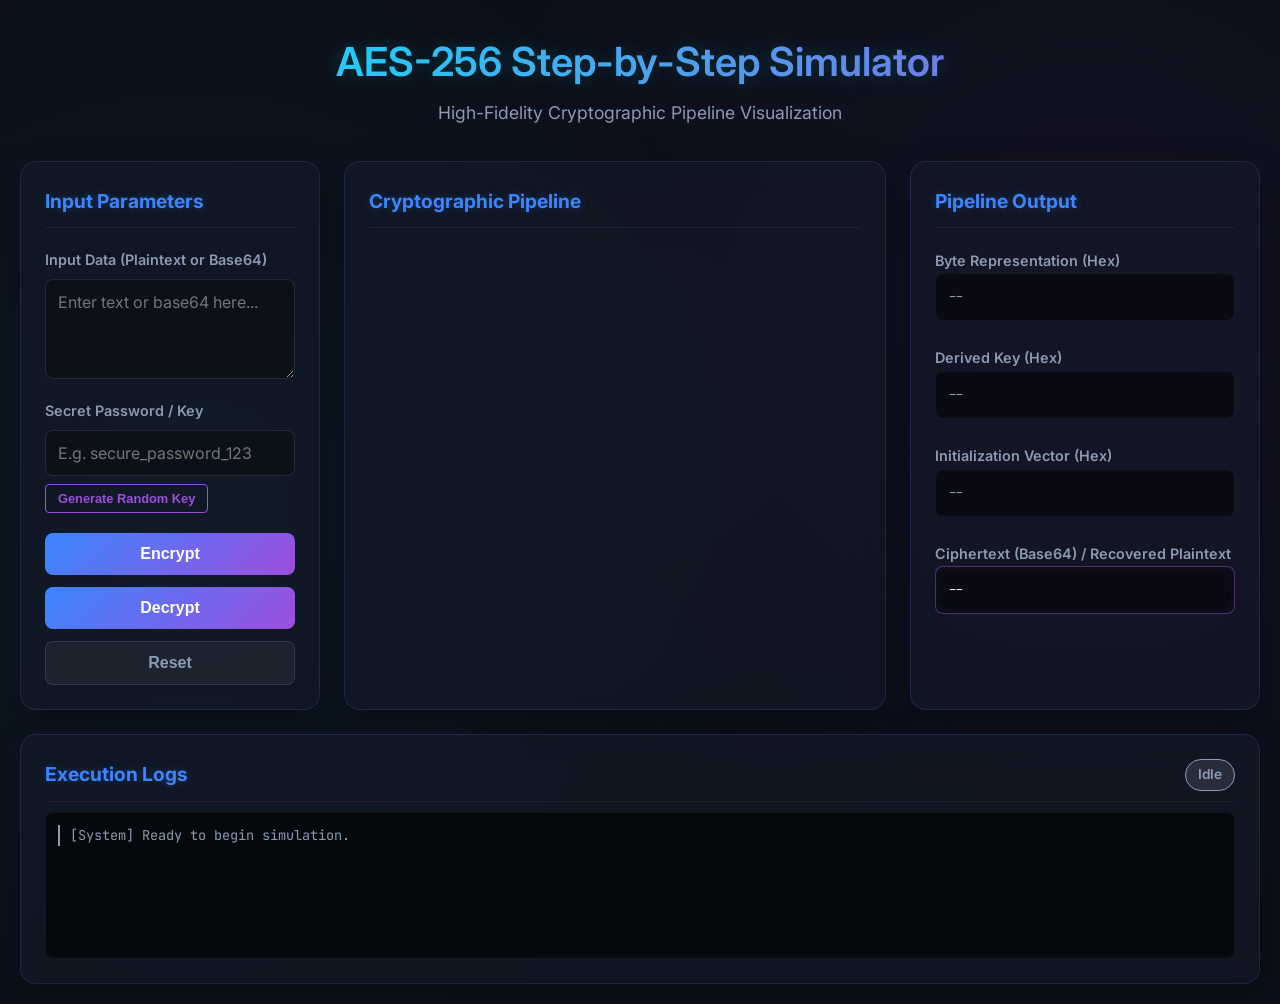
<file: MICRO-1/MICRO-AES/index.html>
<!DOCTYPE html>
<html lang="en">
<head>
    <meta charset="UTF-8">
    <meta name="viewport" content="width=device-width, initial-scale=1.0">
    <title>AES Quantum-Safe Simulator</title>
    <link rel="stylesheet" href="style.css">
    <link href="https://fonts.googleapis.com/css2?family=Inter:wght@300;400;600&family=JetBrains+Mono:wght@400;700&display=swap" rel="stylesheet">
</head>
<body>
    <div class="app-container">
        <header>
            <h1>AES-256 Step-by-Step Simulator</h1>
            <p class="subtitle">High-Fidelity Cryptographic Pipeline Visualization</p>
        </header>

        <main class="dashboard">
            <!-- Left Panel: Input -->
            <section class="panel left-panel glass-card">
                <h2>Input Parameters</h2>

                <div class="input-group">
                    <label id="input-label" for="data-input">Input Data (Plaintext or Base64)</label>
                    <textarea id="data-input" placeholder="Enter text or base64 here..."></textarea>
                </div>

                <div class="input-group">
                    <label for="password-input">Secret Password / Key</label>
                    <input type="password" id="password-input" placeholder="E.g. secure_password_123">
                    <button class="small-btn" id="generate-key-btn">Generate Random Key</button>
                </div>

                <div class="action-buttons">
                    <button class="primary-btn glow" id="encrypt-btn">Encrypt</button>
                    <button class="primary-btn glow" id="decrypt-btn">Decrypt</button>
                    <button class="secondary-btn" id="reset-btn">Reset</button>
                </div>
            </section>

            <!-- Center Panel: Process Flow -->
            <section class="panel center-panel glass-card">
                <h2>Cryptographic Pipeline</h2>
                <div class="pipeline" id="pipeline-container">
                    <!-- Steps will be injected dynamically -->
                </div>
            </section>

            <!-- Right Panel: Output -->
            <section class="panel right-panel glass-card">
                <h2>Pipeline Output</h2>
                
                <div class="output-group">
                    <label>Byte Representation (Hex)</label>
                    <div class="data-display" id="out-bytes">--</div>
                </div>

                <div class="output-group">
                    <label>Derived Key (Hex)</label>
                    <div class="data-display" id="out-key">--</div>
                </div>

                <div class="output-group">
                    <label>Initialization Vector (Hex)</label>
                    <div class="data-display" id="out-iv">--</div>
                </div>

                <div class="output-group">
                    <label>Ciphertext (Base64) / Recovered Plaintext</label>
                    <div class="data-display highlight-display" id="out-final">--</div>
                </div>
            </section>
        </main>

        <!-- Bottom Panel: Logs -->
        <footer class="panel bottom-panel glass-card">
            <div class="log-header">
                <h2>Execution Logs</h2>
                <span class="status-indicator" id="global-status">Idle</span>
            </div>
            <div class="log-console" id="log-console">
                <div class="log-entry system">[System] Ready to begin simulation.</div>
            </div>
        </footer>
    </div>
    
    <script src="script.js"></script>
</body>
</html>
</file>
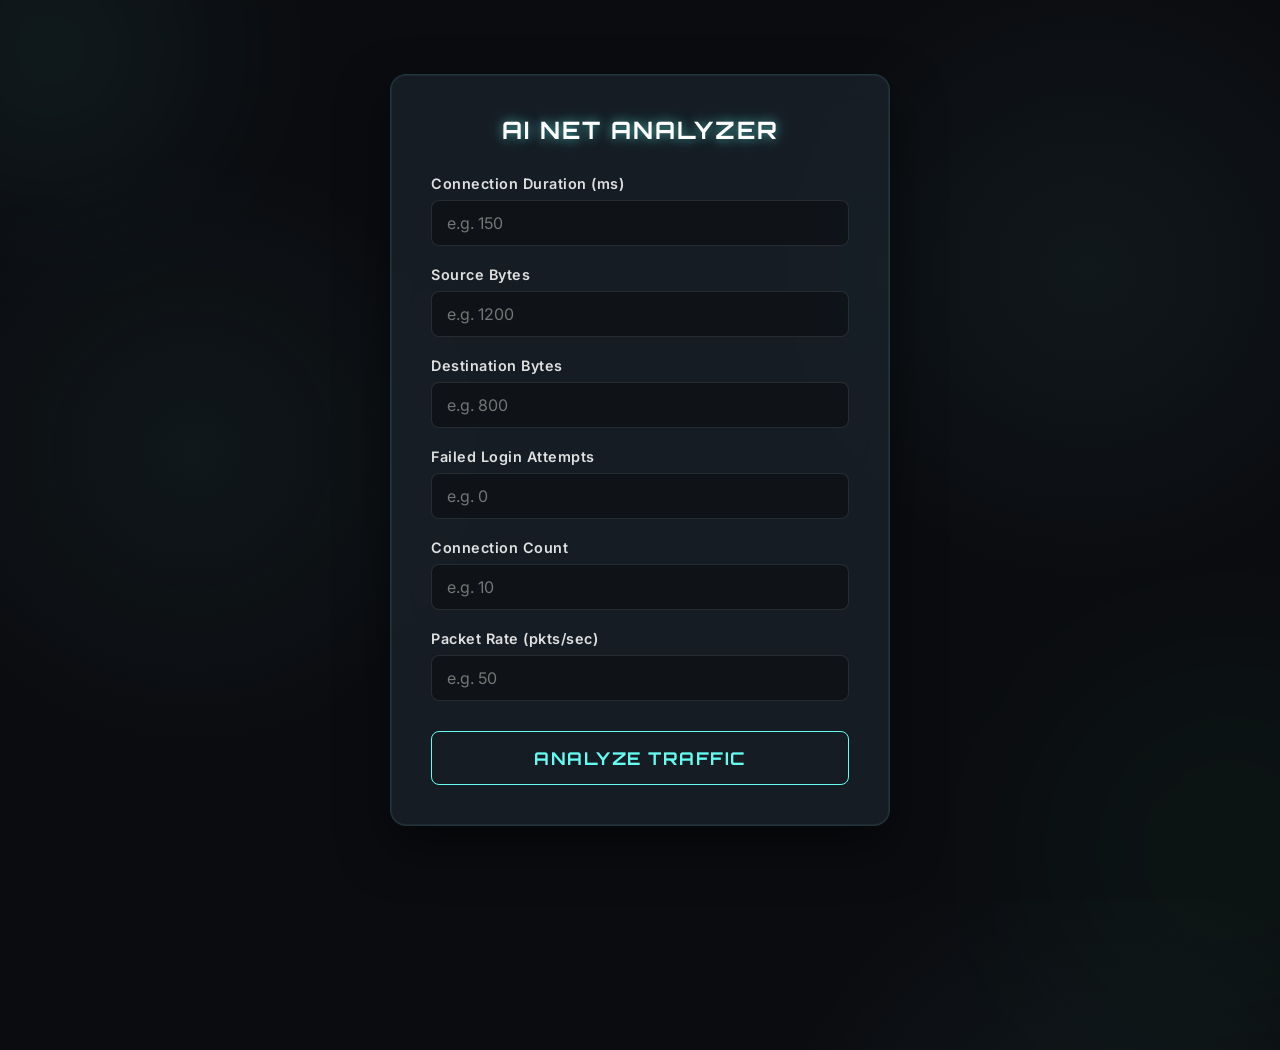
<file: MICRO-1/MICRO-AI/index.html>
<!DOCTYPE html>
<html lang="en">
<head>
    <meta charset="UTF-8">
    <meta name="viewport" content="width=device-width, initial-scale=1.0">
    <title>AI Threat Detection Engine</title>
    <link rel="preconnect" href="https://fonts.googleapis.com">
    <link rel="preconnect" href="https://fonts.gstatic.com" crossorigin>
    <link href="https://fonts.googleapis.com/css2?family=Inter:wght@300;400;600&family=Orbitron:wght@500;700&display=swap" rel="stylesheet">
    <style>
        :root {
            --bg-color: #0b0c10;
            --surface-color: rgba(31, 40, 51, 0.6);
            --border-color: rgba(69, 162, 158, 0.2);
            --text-color: #c5c6c7;
            --primary-accent: #66fcf1;
            --low-color: #2ecc71;
            --suspicious-color: #f1c40f;
            --malicious-color: #e74c3c;
            --neon-glow: 0 0 10px rgba(102, 252, 241, 0.5), 0 0 20px rgba(102, 252, 241, 0.3);
        }

        * {
            box-sizing: border-box;
            margin: 0;
            padding: 0;
            font-family: 'Inter', sans-serif;
        }

        body {
            background-color: var(--bg-color);
            color: var(--text-color);
            min-height: 100vh;
            display: flex;
            justify-content: center;
            align-items: center;
            background-image: 
                radial-gradient(circle at 15% 50%, rgba(69, 162, 158, 0.08), transparent 25%),
                radial-gradient(circle at 85% 30%, rgba(102, 252, 241, 0.05), transparent 25%);
            overflow: hidden;
        }

        .container {
            width: 100%;
            max-width: 500px;
            background: var(--surface-color);
            backdrop-filter: blur(15px);
            -webkit-backdrop-filter: blur(15px);
            border: 1px solid var(--border-color);
            border-radius: 16px;
            padding: 40px;
            box-shadow: 0 20px 50px rgba(0, 0, 0, 0.5), inset 0 0 0 1px rgba(255, 255, 255, 0.05);
            position: relative;
            z-index: 10;
            transition: all 0.4s ease;
        }

        h1 {
            font-family: 'Orbitron', sans-serif;
            color: #fff;
            text-align: center;
            font-size: 1.5rem;
            margin-bottom: 30px;
            text-transform: uppercase;
            letter-spacing: 2px;
            text-shadow: var(--neon-glow);
        }

        .form-group {
            margin-bottom: 20px;
        }

        .form-group label {
            display: block;
            margin-bottom: 8px;
            font-size: 0.9rem;
            color: #e0e0e0;
            font-weight: 600;
            letter-spacing: 0.5px;
        }

        .form-group input {
            width: 100%;
            padding: 12px 15px;
            background: rgba(0, 0, 0, 0.3);
            border: 1px solid rgba(255, 255, 255, 0.1);
            border-radius: 8px;
            color: #ffffff;
            font-size: 1rem;
            outline: none;
            transition: border-color 0.3s, box-shadow 0.3s;
        }

        .form-group input:focus {
            border-color: var(--primary-accent);
            box-shadow: 0 0 8px rgba(102, 252, 241, 0.4);
        }

        button {
            width: 100%;
            padding: 15px;
            margin-top: 10px;
            background: transparent;
            color: var(--primary-accent);
            border: 1px solid var(--primary-accent);
            border-radius: 8px;
            font-size: 1.1rem;
            font-family: 'Orbitron', sans-serif;
            font-weight: 700;
            cursor: pointer;
            text-transform: uppercase;
            letter-spacing: 1.5px;
            transition: all 0.3s ease;
            position: relative;
            overflow: hidden;
        }

        button:hover {
            background: var(--primary-accent);
            color: #000;
            box-shadow: var(--neon-glow);
        }

        /* Loading & Results Overlay */
        #result-overlay {
            display: none;
            flex-direction: column;
            align-items: center;
            justify-content: center;
            position: absolute;
            top: 0; left: 0; right: 0; bottom: 0;
            background: rgba(11, 12, 16, 0.95);
            border-radius: 16px;
            z-index: 20;
            padding: 30px;
            text-align: center;
            animation: fadeIn 0.4s ease forwards;
        }

        @keyframes fadeIn {
            from { opacity: 0; }
            to { opacity: 1; }
        }

        /* Loading Scanner */
        .scanner-container {
            width: 100px;
            height: 100px;
            border: 2px solid rgba(102, 252, 241, 0.2);
            border-radius: 50%;
            position: relative;
            margin-bottom: 25px;
            display: flex;
            align-items: center;
            justify-content: center;
        }

        .scanner {
            position: absolute;
            width: 100%;
            height: 100%;
            border-radius: 50%;
            border-top: 3px solid var(--primary-accent);
            animation: spin 1s linear infinite;
        }

        .scanner-icon {
            font-size: 1.5rem;
            color: var(--primary-accent);
        }

        @keyframes spin {
            0% { transform: rotate(0deg); }
            100% { transform: rotate(360deg); }
        }

        .status-text {
            font-family: 'Orbitron', sans-serif;
            font-size: 1.2rem;
            color: var(--primary-accent);
            letter-spacing: 2px;
            margin-bottom: 10px;
        }

        .details-text {
            font-size: 0.9rem;
            color: #888;
        }

        /* Final Results Display */
        .result-content {
            display: none;
            width: 100%;
            animation: slideUp 0.5s ease forwards;
        }

        @keyframes slideUp {
            from { opacity: 0; transform: translateY(20px); }
            to { opacity: 1; transform: translateY(0); }
        }

        .threat-level {
            font-family: 'Orbitron', sans-serif;
            font-size: 2.5rem;
            font-weight: 700;
            margin-bottom: 10px;
            text-shadow: 0 0 20px currentColor;
        }

        .threat-level.low { color: var(--low-color); }
        .threat-level.suspicious { color: var(--suspicious-color); }
        .threat-level.malicious { color: var(--malicious-color); }

        .metric-box {
            background: rgba(255, 255, 255, 0.05);
            border: 1px solid rgba(255, 255, 255, 0.1);
            border-radius: 8px;
            padding: 15px;
            margin: 15px 0;
            display: flex;
            justify-content: space-between;
        }

        .metric-label { font-weight: 600; color: #aaa; }
        .metric-value { font-family: 'Orbitron', sans-serif; font-weight: 700; }

        .reasoning {
            font-size: 0.95rem;
            line-height: 1.5;
            color: #ddd;
            margin-bottom: 25px;
            background: rgba(0, 0, 0, 0.2);
            padding: 12px;
            border-left: 3px solid currentColor;
            border-radius: 0 8px 8px 0;
        }

        .routing-msg {
            font-size: 0.85rem;
            color: #888;
            margin-top: 20px;
            display: flex;
            align-items: center;
            justify-content: center;
            gap: 8px;
        }

        .routing-spinner {
            width: 14px;
            height: 14px;
            border: 2px solid #888;
            border-top-color: transparent;
            border-radius: 50%;
            animation: spin 1s linear infinite;
        }

        /* Ambient background objects */
        .ambient-orb {
            position: absolute;
            border-radius: 50%;
            filter: blur(80px);
            z-index: 1;
            opacity: 0.4;
        }
        .orb-1 { width: 300px; height: 300px; background: rgba(102, 252, 241, 0.15); top: -100px; left: -100px; }
        .orb-2 { width: 400px; height: 400px; background: rgba(46, 204, 113, 0.1); bottom: -150px; right: -150px; }
    </style>
</head>
<body>

    <div class="ambient-orb orb-1"></div>
    <div class="ambient-orb orb-2" id="orb-dynamic"></div>

    <div class="container">
        <h1>AI Net Analyzer</h1>
        
        <form id="analyzer-form">
            <div class="form-group">
                <label for="duration">Connection Duration (ms)</label>
                <input type="number" id="duration" placeholder="e.g. 150" min="0" required>
            </div>
            <div class="form-group">
                <label for="src_bytes">Source Bytes</label>
                <input type="number" id="src_bytes" placeholder="e.g. 1200" min="0" required>
            </div>
            <div class="form-group">
                <label for="dst_bytes">Destination Bytes</label>
                <input type="number" id="dst_bytes" placeholder="e.g. 800" min="0" required>
            </div>
            <div class="form-group">
                <label for="failed_logins">Failed Login Attempts</label>
                <input type="number" id="failed_logins" placeholder="e.g. 0" min="0" required>
            </div>
            <div class="form-group">
                <label for="connection_count">Connection Count</label>
                <input type="number" id="connection_count" placeholder="e.g. 10" min="0" required>
            </div>
            <div class="form-group">
                <label for="packet_rate">Packet Rate (pkts/sec)</label>
                <input type="number" id="packet_rate" placeholder="e.g. 50" min="0" required>
            </div>
            <button type="submit">Analyze Traffic</button>
        </form>

        <div id="result-overlay">
            
            <!-- Loading State -->
            <div id="loading-state">
                <div class="scanner-container">
                    <div class="scanner"></div>
                    <div class="scanner-icon">AI</div>
                </div>
                <div class="status-text">ANALYZING</div>
                <div class="details-text">Extracting telemetry features...</div>
            </div>

            <!-- Results State -->
            <div id="result-content" class="result-content">
                <div class="status-text" style="color: #fff; letter-spacing: 1px;">THREAT CLASSIFICATION</div>
                <div id="threat-level-text" class="threat-level">LOW</div>
                
                <div class="metric-box">
                    <div class="metric-label">Threat Score</div>
                    <div id="threat-score-val" class="metric-value" style="color: inherit;">0</div>
                </div>
                <div class="metric-box">
                    <div class="metric-label">Confidence</div>
                    <div id="confidence-val" class="metric-value" style="color: inherit;">99%</div>
                </div>

                <div id="reasoning-text" class="reasoning">
                    Normal packet flow detected. Proceeding safely.
                </div>

                <div class="routing-msg">
                    <div class="routing-spinner"></div>
                    <span id="routing-target">Routing to AES Module...</span>
                </div>
            </div>

        </div>
    </div>

    <script>
        document.getElementById('analyzer-form').addEventListener('submit', function(e) {
            e.preventDefault();
            
            // 1. Gather inputs
            const duration = parseFloat(document.getElementById('duration').value);
            const srcBytes = parseFloat(document.getElementById('src_bytes').value);
            const dstBytes = parseFloat(document.getElementById('dst_bytes').value);
            const failedLogins = parseFloat(document.getElementById('failed_logins').value);
            const connectionCount = parseFloat(document.getElementById('connection_count').value);
            const packetRate = parseFloat(document.getElementById('packet_rate').value);

            if (isNaN(duration) || isNaN(srcBytes) || isNaN(dstBytes) || isNaN(failedLogins) || isNaN(connectionCount) || isNaN(packetRate)) {
                alert("Please enter valid positive numbers for all fields.");
                return;
            }

            // 2. Show loading screen
            const overlay = document.getElementById('result-overlay');
            const loadingState = document.getElementById('loading-state');
            const resultContent = document.getElementById('result-content');
            
            overlay.style.display = 'flex';
            loadingState.style.display = 'block';
            resultContent.style.display = 'none';

            // Simulate AI Model latency (1.5 seconds)
            setTimeout(() => {
                analyzeAndRoute(srcBytes, dstBytes, failedLogins, connectionCount, packetRate);
            }, 1500);
        });

        function analyzeAndRoute(srcBytes, dstBytes, failedLogins, connectionCount, packetRate) {
            // Model Logic Weighted Scoring Formula
            const score = (srcBytes * 0.3) + (dstBytes * 0.2) + (failedLogins * 200) + (connectionCount * 50) + (packetRate * 0.1);
            
            let threatClass = '';
            let confidence = 0;
            let targetURL = '';
            let reasoning = '';
            let colorClass = '';
            let hexColor = '';

            // Classification Rules
            if (score < 3000) {
                threatClass = 'LOW';
                colorClass = 'low';
                hexColor = '#2ecc71';
                confidence = (100 - (score / 3000) * 10).toFixed(1); // 90-100%
                targetURL = '../MICRO-AES/index.html';
                reasoning = "Normal traffic pattern";
            } else if (score < 7000) {
                threatClass = 'SUSPICIOUS';
                colorClass = 'suspicious';
                hexColor = '#f1c40f';
                confidence = (80 + ((score - 3000) / 4000) * 15).toFixed(1); // 80-95%
                targetURL = '../MICRO-QKD/index.html';
                reasoning = "Moderate anomaly detected";
            } else {
                threatClass = 'MALICIOUS';
                colorClass = 'malicious';
                hexColor = '#e74c3c';
                confidence = Math.min(99.9, (95 + ((score - 7000) / 5000) * 4.9)).toFixed(1); // 95-99.9%
                targetURL = '../MICRO-PQC/index.html';
                
                if (failedLogins > 0) {
                    reasoning = "High traffic and multiple failed login attempts detected";
                } else {
                    reasoning = "High traffic anomaly detected across metrics";
                }
            }

            displayResults(threatClass, score.toFixed(1), confidence, reasoning, colorClass, hexColor, targetURL);
        }

        function displayResults(threatClass, score, confidence, reasoning, colorClass, hexColor, targetURL) {
            // Update UI
            document.getElementById('loading-state').style.display = 'none';
            document.getElementById('result-content').style.display = 'block';

            const threatText = document.getElementById('threat-level-text');
            threatText.textContent = threatClass;
            threatText.className = 'threat-level ' + colorClass;

            const scoreVal = document.getElementById('threat-score-val');
            scoreVal.textContent = score;
            scoreVal.style.color = hexColor;

            const confVal = document.getElementById('confidence-val');
            confVal.textContent = confidence + '%';
            confVal.style.color = hexColor;

            const reasonText = document.getElementById('reasoning-text');
            reasonText.textContent = reasoning;
            reasonText.style.color = hexColor;

            const routeTarget = document.getElementById('routing-target');
            let moduleName = targetURL.split('/')[1]; // MICRO-AES etc
            routeTarget.textContent = `Routing to ${moduleName.replace('MICRO-', '')} module...`;

            // Change background ambient color to reflect threat level
            document.getElementById('orb-dynamic').style.background = hexColor + '22';

            // Automatic redirection after delay
            setTimeout(() => {
                window.location.href = targetURL;
            }, 3500); // Wait 3.5 seconds before routing so user can read it
        }
    </script>
</body>
</html>
</file>
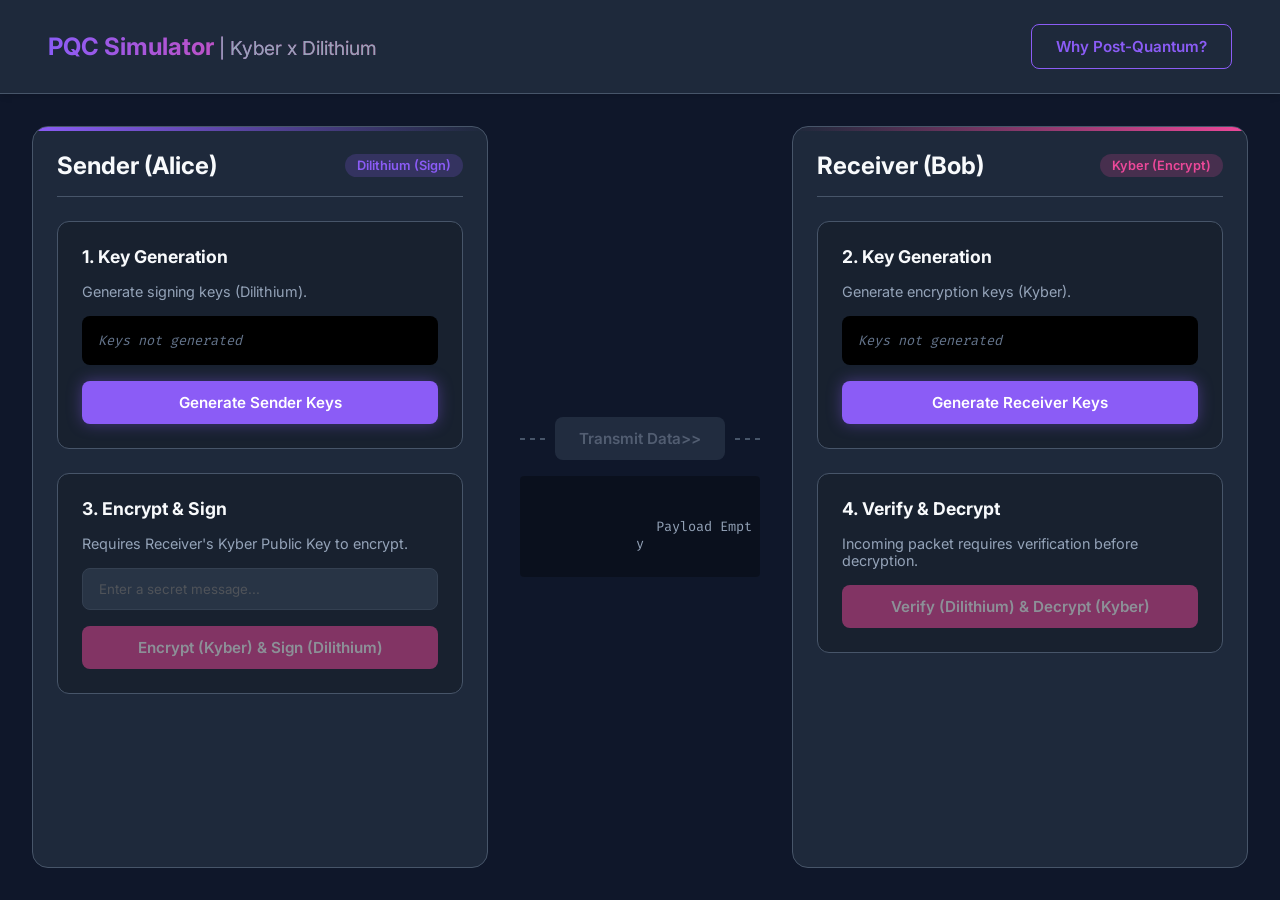
<file: MICRO-1/MICRO-PQC/index.html>
<!DOCTYPE html>
<html lang="en">
<head>
    <meta charset="UTF-8">
    <meta name="viewport" content="width=device-width, initial-scale=1.0">
    <title>Post-Quantum Cryptography Simulation</title>
    <link href="https://fonts.googleapis.com/css2?family=Inter:wght@300;400;600;700&family=Fira+Code:wght@400;500&display=swap" rel="stylesheet">
    <link rel="stylesheet" href="styles.css">
</head>
<body>

    <header class="app-header">
        <div class="logo-area">
            <h1>PQC Simulator <span>| Kyber x Dilithium</span></h1>
        </div>
        <button id="btn-info" class="btn outline">Why Post-Quantum?</button>
    </header>

    <!-- Info Modal -->
    <div id="info-modal" class="modal hidden">
        <div class="modal-content">
            <span class="close-btn">&times;</span>
            <h2>Classical RSA vs. Post-Quantum</h2>
            <div class="modal-split">
                <div class="modal-col">
                    <h3>Classical (RSA / ECC)</h3>
                    <p>Relies on integer factorization or discrete logarithms.</p>
                    <p class="vulnerability"><strong>Vulnerable to:</strong> Shor's Algorithm running on a sufficiently powerful Quantum Computer, breaking the encryption in polynomial time.</p>
                </div>
                <div class="modal-col">
                    <h3>Post-Quantum (Lattice-Based)</h3>
                    <p>Relies on Learning With Errors (LWE) over lattices.</p>
                    <p class="strength"><strong>Resistant to:</strong> Both classical and quantum attacks. Finding the shortest vector in a multidimensional lattice remains extremely difficult even for quantum computers.</p>
                </div>
            </div>
        </div>
    </div>

    <main class="simulation-container">
        <!-- Sender (Alice) -->
        <section class="panel sender-panel">
            <div class="panel-header">
                <h2>Sender (Alice)</h2>
                <span class="role-badge signature">Dilithium (Sign)</span>
            </div>
            
            <div class="card">
                <h3>1. Key Generation</h3>
                <p class="desc">Generate signing keys (Dilithium).</p>
                <div class="key-display" id="sender-keys-display">
                    <span class="placeholder">Keys not generated</span>
                </div>
                <button id="btn-gen-sender-keys" class="btn primary">Generate Sender Keys</button>
            </div>

            <div class="card">
                <h3>3. Encrypt & Sign</h3>
                <p class="desc">Requires Receiver's Kyber Public Key to encrypt.</p>
                <input type="text" id="secret-message" placeholder="Enter a secret message..." disabled />
                <button id="btn-encrypt-sign" class="btn secondary" disabled>Encrypt (Kyber) & Sign (Dilithium)</button>
                
                <div class="output-display hidden" id="sender-output">
                    <div class="data-block">
                        <label>Shared Secret (Derived)</label>
                        <div class="code-box" id="sender-shared-secret"></div>
                    </div>
                    <div class="data-block">
                        <label>Ciphertext (Kyber)</label>
                        <div class="code-box" id="sender-ciphertext"></div>
                    </div>
                    <div class="data-block">
                        <label>Signature (Dilithium)</label>
                        <div class="code-box" id="sender-signature"></div>
                    </div>
                </div>
            </div>
        </section>

        <!-- Communication Channel -->
        <section class="channel">
            <div class="channel-path">
                <div class="line"></div>
                <button id="btn-transmit" class="btn action floating" disabled>Transmit Data>></button>
                <div class="line"></div>
            </div>
            <div class="channel-info" id="channel-payload">
                <!-- Flashes when data goes across -->
                Payload Empty
            </div>
        </section>

        <!-- Receiver (Bob) -->
        <section class="panel receiver-panel">
            <div class="panel-header">
                <h2>Receiver (Bob)</h2>
                <span class="role-badge encryption">Kyber (Encrypt)</span>
            </div>

            <div class="card">
                <h3>2. Key Generation</h3>
                <p class="desc">Generate encryption keys (Kyber).</p>
                <div class="key-display" id="receiver-keys-display">
                    <span class="placeholder">Keys not generated</span>
                </div>
                <button id="btn-gen-receiver-keys" class="btn primary">Generate Receiver Keys</button>
            </div>

            <div class="card">
                <h3>4. Verify & Decrypt</h3>
                <p class="desc">Incoming packet requires verification before decryption.</p>
                <div class="output-display incoming hidden" id="receiver-incoming">
                    <span class="badge new-data">New Data Received</span>
                </div>
                <button id="btn-verify-decrypt" class="btn secondary" disabled>Verify (Dilithium) & Decrypt (Kyber)</button>

                <div class="output-display results hidden" id="receiver-results">
                    <div class="verification-status" id="verify-status"></div>
                    <div class="data-block">
                        <label>Recovered Shared Secret</label>
                        <div class="code-box" id="receiver-shared-secret"></div>
                    </div>
                    <div class="data-block">
                        <label>Decrypted Message</label>
                        <div class="code-box highlight" id="decrypted-message"></div>
                    </div>
                </div>
            </div>
        </section>
    </main>

    <script src="app.js"></script>
</body>
</html>
</file>
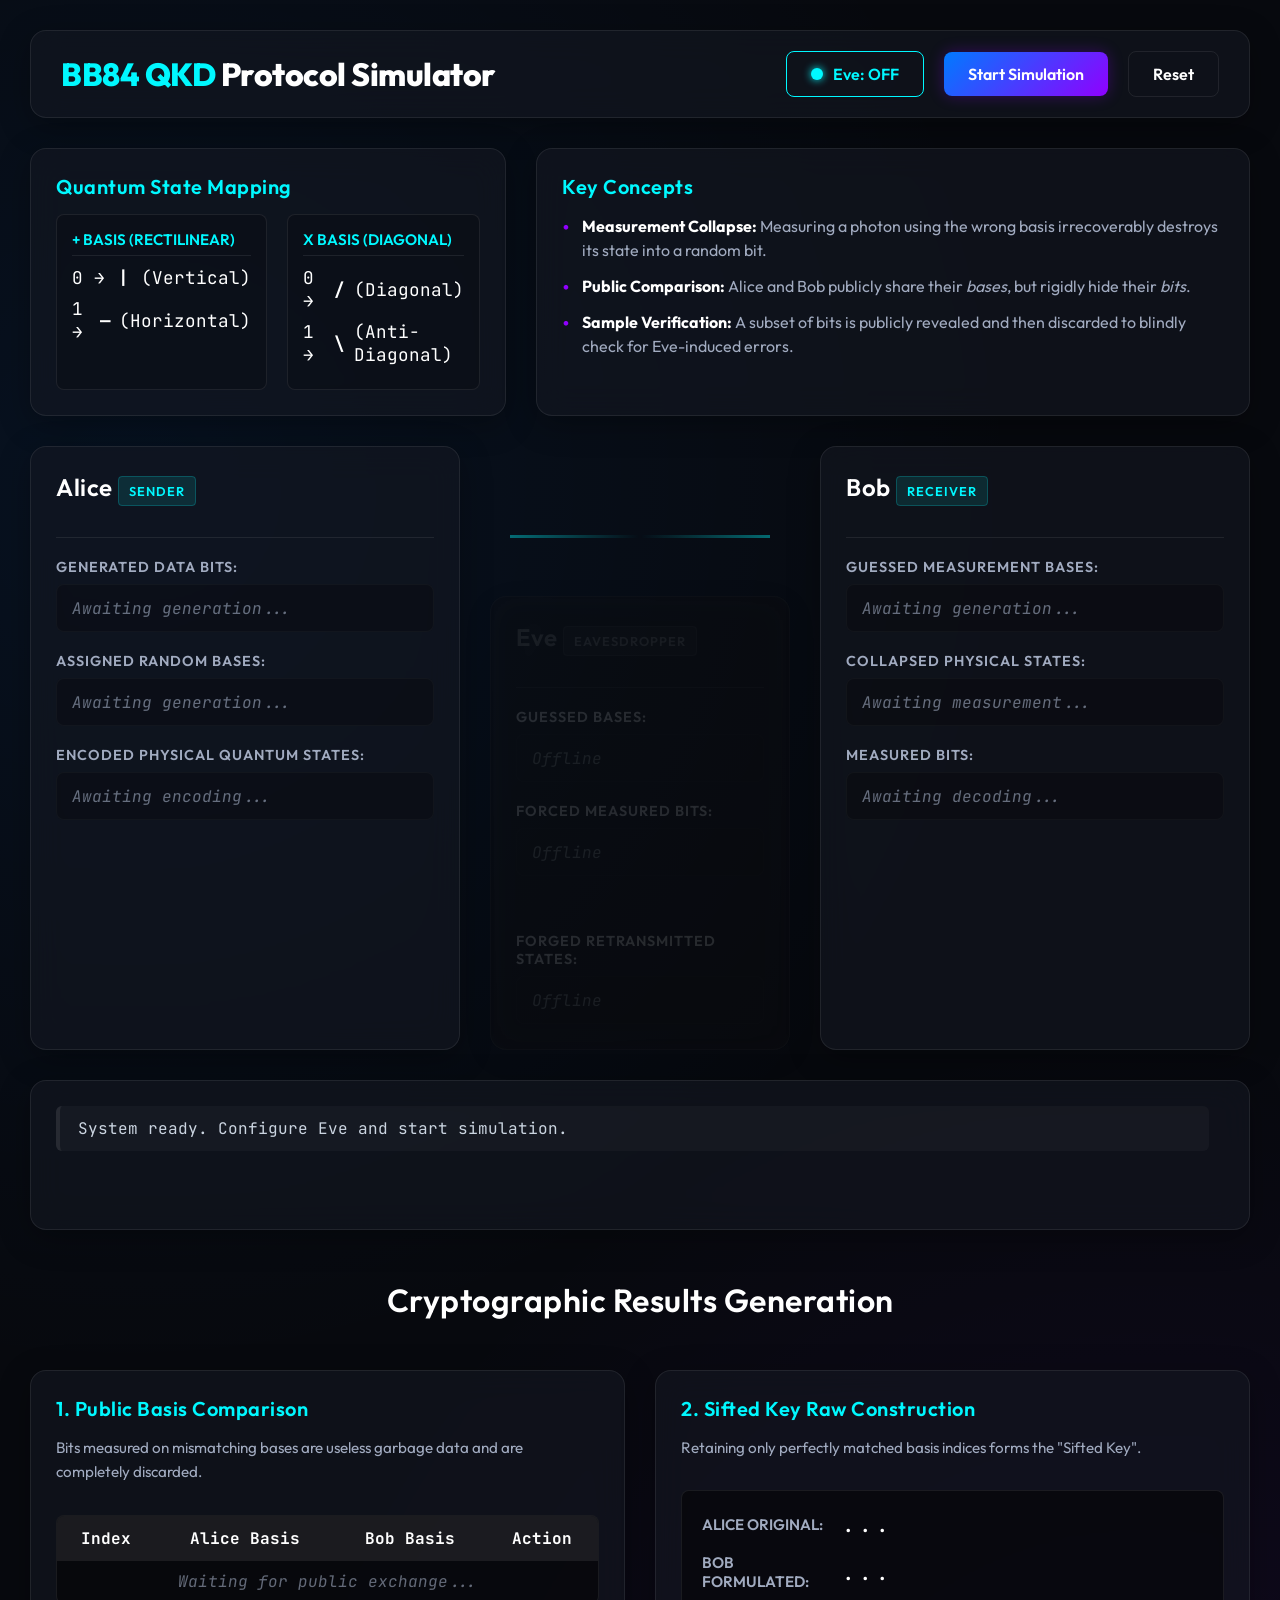
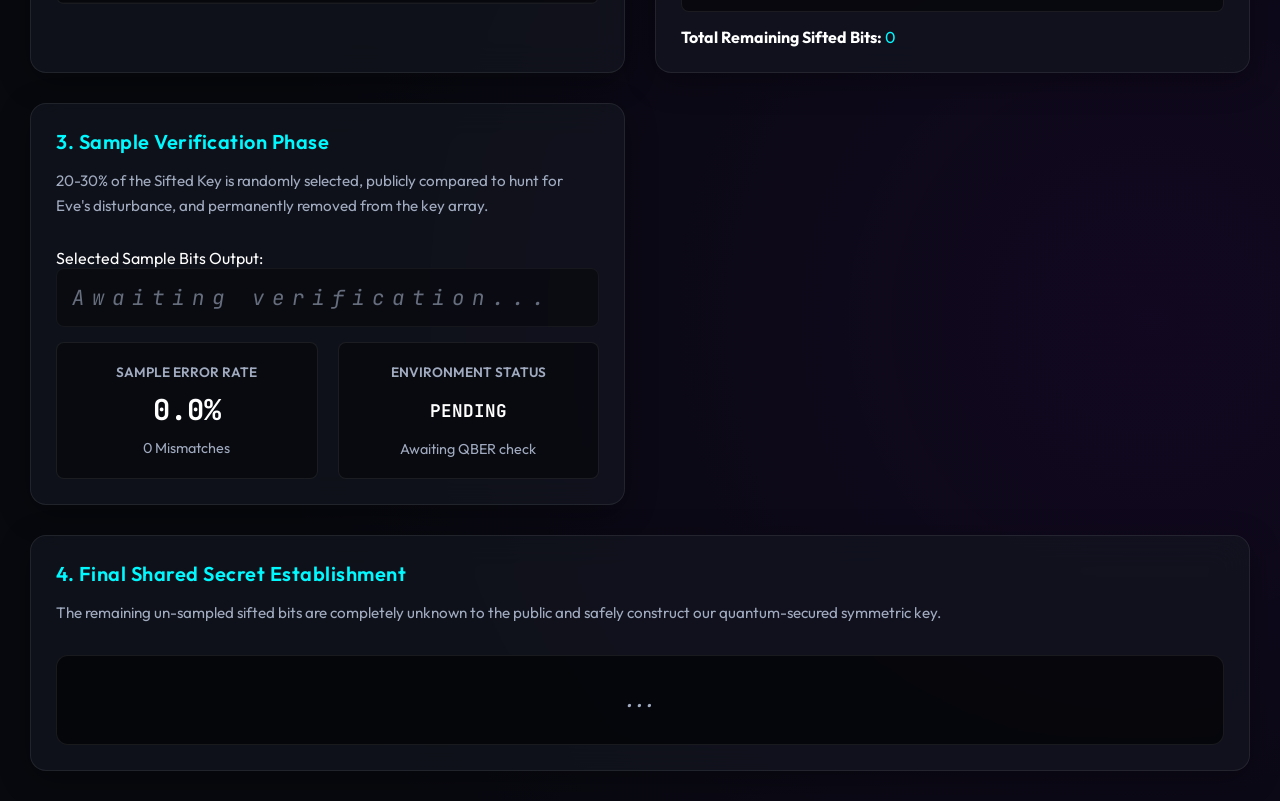
<file: MICRO-1/MICRO-QKD/index.html>
<!DOCTYPE html>
<html lang="en">
<head>
    <meta charset="UTF-8">
    <meta name="viewport" content="width=device-width, initial-scale=1.0">
    <title>Quantum Key Distribution (BB84) Clean Simulator</title>
    <link href="https://fonts.googleapis.com/css2?family=Outfit:wght@300;400;600;800&family=JetBrains+Mono:wght@400;700&display=swap" rel="stylesheet">
    <link rel="stylesheet" href="styles.css">
</head>
<body>
    <div class="app-container">
        <!-- Header Controls -->
        <header class="glass-panel main-header">
            <div class="logo">
                <span class="highlight">BB84 QKD</span> Protocol Simulator
            </div>
            <div class="controls">
                <button id="btn-eve-toggle" class="btn btn-outline" onclick="toggleEve()">
                    <span class="indicator empty"></span> Eve: OFF
                </button>
                <button id="btn-start" class="btn btn-primary" onclick="startSimulation()">Start Simulation</button>
                <button id="btn-reset" class="btn btn-secondary" onclick="resetSimulation()">Reset</button>
            </div>
        </header>

        <!-- Information Row -->
        <section class="info-row">
            <div class="glass-panel explainer-panel">
                <h3>Quantum State Mapping</h3>
                <div class="legend-grid">
                    <div class="legend-item">
                        <span class="legend-basis highlight">+ Basis (Rectilinear)</span>
                        <div class="mapping-row">0 &rarr; <span class="quantum-symbol">|</span> (Vertical)</div>
                        <div class="mapping-row">1 &rarr; <span class="quantum-symbol">—</span> (Horizontal)</div>
                    </div>
                    <div class="legend-item">
                        <span class="legend-basis highlight">x Basis (Diagonal)</span>
                        <div class="mapping-row">0 &rarr; <span class="quantum-symbol">/</span> (Diagonal)</div>
                        <div class="mapping-row">1 &rarr; <span class="quantum-symbol">\</span> (Anti-Diagonal)</div>
                    </div>
                </div>
            </div>

            <div class="glass-panel explainer-panel">
                <h3>Key Concepts</h3>
                <ul class="concept-list">
                    <li><strong>Measurement Collapse:</strong> Measuring a photon using the wrong basis irrecoverably destroys its state into a random bit.</li>
                    <li><strong>Public Comparison:</strong> Alice and Bob publicly share their <em>bases</em>, but rigidly hide their <em>bits</em>.</li>
                    <li><strong>Sample Verification:</strong> A subset of bits is publicly revealed and then discarded to blindly check for Eve-induced errors.</li>
                </ul>
            </div>
        </section>

        <!-- Main Character Pipeline -->
        <main class="pipeline-grid">
            <!-- ALICE -->
            <section class="glass-panel character-panel" id="alice-panel">
                <div class="panel-header"><h2>Alice <span class="badge">Sender</span></h2></div>
                <div class="data-group">
                    <label>Generated Data Bits:</label>
                    <div id="alice-bits" class="data-stream placeholder">Awaiting generation...</div>
                </div>
                <div class="data-group">
                    <label>Assigned Random Bases:</label>
                    <div id="alice-bases" class="data-stream placeholder">Awaiting generation...</div>
                </div>
                <div class="data-group">
                    <label>Encoded Physical Quantum States:</label>
                    <div id="alice-states" class="data-stream placeholder">Awaiting encoding...</div>
                </div>
            </section>

            <!-- EVE & TRANSMISSION -->
            <section class="center-panel">
                <div class="transmission-path" id="transmission-path">
                    <div class="arrow-container">
                        <div class="arrow-line"></div>
                        <div class="photon-particles"></div>
                    </div>
                </div>
                <!-- Eve Interception -->
                <div class="glass-panel character-panel eve-panel disabled" id="eve-panel">
                    <div class="panel-header"><h2 class="danger-text">Eve <span class="badge danger">Eavesdropper</span></h2></div>
                    <div class="data-group">
                        <label>Guessed Bases:</label>
                        <div id="eve-bases" class="data-stream placeholder">Offline</div>
                    </div>
                    <div class="data-group">
                        <label>Forced Measured Bits:</label>
                        <div id="eve-bits" class="data-stream placeholder">Offline</div>
                        <div id="eve-collapse-info" class="collapse-info"></div>
                    </div>
                    <div class="data-group">
                        <label>Forged Retransmitted States:</label>
                        <div id="eve-states" class="data-stream placeholder">Offline</div>
                    </div>
                </div>
            </section>

            <!-- BOB -->
            <section class="glass-panel character-panel" id="bob-panel">
                <div class="panel-header"><h2>Bob <span class="badge">Receiver</span></h2></div>
                <div class="data-group">
                    <label>Guessed Measurement Bases:</label>
                    <div id="bob-bases" class="data-stream placeholder">Awaiting generation...</div>
                </div>
                <div class="data-group">
                    <label>Collapsed Physical States:</label>
                    <div id="bob-states" class="data-stream placeholder">Awaiting measurement...</div>
                </div>
                <div class="data-group">
                    <label>Measured Bits:</label>
                    <div id="bob-bits" class="data-stream placeholder">Awaiting decoding...</div>
                    <div id="bob-collapse-info" class="collapse-info"></div>
                </div>
            </section>
        </main>

        <!-- Pipeline Execution Logs -->
        <section class="glass-panel log-panel full-width">
            <ul id="step-logs" class="log-list">
                <li class="log-item waiting">System ready. Configure Eve and start simulation.</li>
            </ul>
        </section>

        <!-- RESULTS SECTION -->
        <h2 class="section-title">Cryptographic Results Generation</h2>
        
        <div class="results-layout">
            <!-- Block 1: Comparison -->
            <div class="glass-panel result-block">
                <h3>1. Public Basis Comparison</h3>
                <p class="description-text">Bits measured on mismatching bases are useless garbage data and are completely discarded.</p>
                <div class="table-container mt-15">
                    <table class="comparison-table">
                        <thead>
                            <tr>
                                <th>Index</th>
                                <th>Alice Basis</th>
                                <th>Bob Basis</th>
                                <th>Action</th>
                            </tr>
                        </thead>
                        <tbody id="basis-comparison-tbody">
                            <tr><td colspan="4" class="placeholder text-center">Waiting for public exchange...</td></tr>
                        </tbody>
                    </table>
                </div>
            </div>

            <!-- Block 2: Key Sifting -->
            <div class="glass-panel result-block">
                <h3>2. Sifted Key Raw Construction</h3>
                <p class="description-text">Retaining only perfectly matched basis indices forms the "Sifted Key".</p>
                
                <div class="sifting-visualization mt-15" id="sifting-visualization">
                    <div class="sifting-row"><span class="lbl">Alice Original:</span><div id="sifting-alice" class="sift-data">...</div></div>
                    <div class="sifting-row" id="eve-sifting-container" style="display:none;"><span class="lbl danger-text">Eve Corrupted:</span><div id="sifting-eve" class="sift-data">...</div></div>
                    <div class="sifting-row"><span class="lbl">Bob Formulated:</span><div id="sifting-bob" class="sift-data">...</div></div>
                </div>
                
                <div class="metric-readout mt-15">
                    <strong>Total Remaining Sifted Bits:</strong> <span id="sifted-key-len" class="highlight">0</span>
                </div>
            </div>

            <!-- Block 3: Verification Phase -->
            <div class="glass-panel result-block">
                <h3>3. Sample Verification Phase</h3>
                <p class="description-text">20-30% of the Sifted Key is randomly selected, publicly compared to hunt for Eve's disturbance, and permanently removed from the key array.</p>
                
                <div class="verification-visual mt-15">
                    <label>Selected Sample Bits Output:</label>
                    <div id="sample-bits-display" class="sample-display placeholder block">Awaiting verification...</div>
                </div>

                <div class="metrics-grid mt-15">
                    <div class="metric-card small">
                        <span class="label">Sample Error Rate</span>
                        <span class="value" id="error-rate">0.0%</span>
                        <div id="error-stats-breakdown" class="text-sm mt-10">0 Mismatches</div>
                    </div>
                    <div class="metric-card small">
                        <span class="label">Environment Status</span>
                        <span class="value status-badge" id="security-status">PENDING</span>
                        <div class="text-sm mt-10" id="status-desc">Awaiting QBER check</div>
                    </div>
                </div>
            </div>

            <!-- Block 4: Final Key -->
            <div class="glass-panel result-block final-block">
                <h3>4. Final Shared Secret Establishment</h3>
                <p class="description-text">The remaining un-sampled sifted bits are completely unknown to the public and safely construct our quantum-secured symmetric key.</p>
                <div id="final-key" class="final-key-display neon-glow empty mt-15">...</div>
            </div>
        </div>
    </div>
    
    <script src="script.js"></script>
</body>
</html>
</file>
<file: MICRO-1/MICRO-AES/style.css>
:root {
    --bg-color: #0b0f19;
    --glass-bg: rgba(20, 25, 40, 0.6);
    --glass-border: rgba(100, 150, 255, 0.15);
    
    --neon-cyan: #00f3ff;
    --neon-blue: #3a86ff;
    --neon-purple: #9d4edd;
    
    --text-main: #e0e6ed;
    --text-muted: #8a9bb2;
    
    --success: #06d6a0;
    --error: #ef476f;
    --warning: #ffd166;
    
    --font-sans: 'Inter', sans-serif;
    --font-mono: 'JetBrains Mono', monospace;
}

* {
    box-sizing: border-box;
    margin: 0;
    padding: 0;
}

body {
    background-color: var(--bg-color);
    color: var(--text-main);
    font-family: var(--font-sans);
    line-height: 1.6;
    min-height: 100vh;
    padding: 20px;
    background-image: 
        radial-gradient(circle at 15% 50%, rgba(0, 243, 255, 0.05) 0%, transparent 50%),
        radial-gradient(circle at 85% 30%, rgba(157, 78, 221, 0.05) 0%, transparent 50%);
    overflow-x: hidden;
}

/* Glassmorphism */
.glass-card {
    background: var(--glass-bg);
    backdrop-filter: blur(16px);
    -webkit-backdrop-filter: blur(16px);
    border: 1px solid var(--glass-border);
    border-radius: 16px;
    box-shadow: 0 8px 32px 0 rgba(0, 0, 0, 0.3);
}

.app-container {
    max-width: 1400px;
    margin: 0 auto;
    display: flex;
    flex-direction: column;
    gap: 24px;
}

header {
    text-align: center;
    padding: 10px 0;
}

header h1 {
    font-size: 2.5rem;
    font-weight: 600;
    margin-bottom: 5px;
    background: linear-gradient(90deg, var(--neon-cyan), var(--neon-purple));
    -webkit-background-clip: text;
    -webkit-text-fill-color: transparent;
    text-shadow: 0 0 20px rgba(0, 243, 255, 0.2);
}

.subtitle {
    color: var(--text-muted);
    font-size: 1.1rem;
}

/* Dashboard Layout */
.dashboard {
    display: grid;
    grid-template-columns: 300px 1fr 350px;
    gap: 24px;
    align-items: stretch;
}

.panel {
    padding: 24px;
    display: flex;
    flex-direction: column;
}

.panel h2 {
    font-size: 1.2rem;
    margin-bottom: 20px;
    color: var(--neon-blue);
    text-shadow: 0 0 10px rgba(58, 134, 255, 0.3);
    border-bottom: 1px solid rgba(255,255,255,0.05);
    padding-bottom: 10px;
}

/* Forms & Inputs */
.input-group {
    margin-bottom: 20px;
    display: flex;
    flex-direction: column;
}

label {
    font-size: 0.9rem;
    color: var(--text-muted);
    margin-bottom: 8px;
    font-weight: 600;
}

select, input, textarea {
    background: rgba(0, 0, 0, 0.3);
    border: 1px solid rgba(255, 255, 255, 0.1);
    color: var(--text-main);
    padding: 12px;
    border-radius: 8px;
    font-family: var(--font-sans);
    font-size: 1rem;
    transition: all 0.3s ease;
}

textarea {
    resize: vertical;
    min-height: 100px;
}

select:focus, input:focus, textarea:focus {
    outline: none;
    border-color: var(--neon-cyan);
    box-shadow: 0 0 15px rgba(0, 243, 255, 0.2);
}

.small-btn {
    background: transparent;
    border: 1px solid var(--neon-purple);
    color: var(--neon-purple);
    padding: 6px 12px;
    border-radius: 4px;
    margin-top: 8px;
    cursor: pointer;
    font-size: 0.8rem;
    align-self: flex-start;
    transition: all 0.3s;
}

.small-btn:hover {
    background: rgba(157, 78, 221, 0.1);
    box-shadow: 0 0 10px rgba(157, 78, 221, 0.3);
}

.action-buttons {
    display: flex;
    flex-direction: column;
    gap: 12px;
    margin-top: auto;
}

button {
    padding: 12px;
    border: none;
    border-radius: 8px;
    font-size: 1rem;
    font-weight: 600;
    cursor: pointer;
    transition: all 0.3s ease;
}

.primary-btn {
    background: linear-gradient(135deg, var(--neon-blue), var(--neon-purple));
    color: white;
}

.primary-btn.glow:hover {
    box-shadow: 0 0 20px rgba(157, 78, 221, 0.5);
    transform: translateY(-2px);
}

.primary-btn:active, .primary-btn:disabled {
    transform: translateY(0);
    opacity: 0.7;
    cursor: not-allowed;
}

.secondary-btn {
    background: rgba(255, 255, 255, 0.05);
    color: var(--text-muted);
    border: 1px solid rgba(255, 255, 255, 0.1);
}

.secondary-btn:hover {
    background: rgba(255, 255, 255, 0.1);
    color: white;
}

/* Pipeline Center Array */
.pipeline {
    display: flex;
    flex-direction: column;
    gap: 16px;
    flex-grow: 1;
    justify-content: center;
}

.step-block {
    background: rgba(0, 0, 0, 0.4);
    border: 1px solid rgba(255, 255, 255, 0.05);
    padding: 16px;
    border-radius: 8px;
    display: flex;
    align-items: center;
    position: relative;
    transition: all 0.3s ease;
}

.step-number {
    background: rgba(255, 255, 255, 0.1);
    color: var(--text-muted);
    min-width: 30px;
    height: 30px;
    border-radius: 50%;
    display: flex;
    align-items: center;
    justify-content: center;
    font-size: 0.9rem;
    font-weight: 600;
    margin-right: 16px;
}

.step-details {
    display: flex;
    flex-direction: column;
}

.step-title {
    font-weight: 600;
    font-size: 1rem;
}

.step-desc {
    font-size: 0.8rem;
    color: var(--text-muted);
    margin-top: 4px;
}

/* Process Arrows */
.step-arrow {
    text-align: center;
    color: var(--neon-cyan);
    font-size: 1.5rem;
    opacity: 0.2;
    height: 10px;
    line-height: 10px;
}

/* Active Step Animations */
.step-block.active {
    border-color: var(--neon-cyan);
    box-shadow: 0 0 20px rgba(0, 243, 255, 0.2);
    transform: scale(1.02);
}

.step-block.active .step-number {
    background: var(--neon-cyan);
    color: black;
    box-shadow: 0 0 10px var(--neon-cyan);
}

.step-arrow.active {
    opacity: 1;
    text-shadow: 0 0 10px var(--neon-cyan);
    animation: flowDown 1s infinite alternate;
}

.step-block.done {
    border-color: var(--success);
}
.step-block.done .step-number {
    background: var(--success);
    color: black;
}

.step-block.error {
    border-color: var(--error);
    box-shadow: 0 0 20px rgba(239, 71, 111, 0.2);
}
.step-block.error .step-number {
    background: var(--error);
    color: white;
}

@keyframes flowDown {
    from { transform: translateY(-3px); }
    to { transform: translateY(3px); }
}

/* Output Panel */
.output-group {
    margin-bottom: 24px;
}

.data-display {
    background: rgba(0,0,0,0.5);
    border: 1px solid rgba(255,255,255,0.05);
    padding: 12px;
    border-radius: 8px;
    font-family: var(--font-mono);
    font-size: 0.85rem;
    word-break: break-all;
    min-height: 48px;
    color: var(--text-muted);
    white-space: pre-wrap;
}

.highlight-display {
    border-color: rgba(157, 78, 221, 0.5);
    color: var(--text-main);
    box-shadow: inset 0 0 10px rgba(157, 78, 221, 0.1);
}

/* Bottom Logs Panel */
.bottom-panel {
    height: 250px;
}

.log-header {
    display: flex;
    justify-content: space-between;
    align-items: center;
    border-bottom: 1px solid rgba(255,255,255,0.05);
    padding-bottom: 10px;
    margin-bottom: 10px;
}

.log-header h2 {
    margin-bottom: 0;
    border-bottom: none;
    padding-bottom: 0;
}

.status-indicator {
    padding: 4px 12px;
    border-radius: 20px;
    font-size: 0.85rem;
    font-weight: 600;
    background: rgba(255, 255, 255, 0.1);
    color: var(--text-muted);
    border: 1px solid currentcolor;
}

.status-indicator.running { color: var(--neon-cyan); box-shadow: 0 0 10px rgba(0,243,255,0.2); }
.status-indicator.success { color: var(--success); box-shadow: 0 0 10px rgba(6,214,160,0.2); }
.status-indicator.error { color: var(--error); box-shadow: 0 0 10px rgba(239,71,111,0.2); }

.log-console {
    flex-grow: 1;
    overflow-y: auto;
    font-family: var(--font-mono);
    font-size: 0.85rem;
    background: rgba(0, 0, 0, 0.6);
    border-radius: 8px;
    padding: 12px;
    border: 1px solid rgba(255, 255, 255, 0.05);
}

.log-console::-webkit-scrollbar {
    width: 8px;
}
.log-console::-webkit-scrollbar-thumb {
    background: rgba(255, 255, 255, 0.2);
    border-radius: 4px;
}

.log-entry {
    margin-bottom: 6px;
    padding-left: 10px;
    border-left: 2px solid transparent;
}

.log-entry .timestamp {
    color: var(--text-muted);
    margin-right: 10px;
}

.log-entry.system { border-left-color: var(--text-muted); color: var(--text-muted); }
.log-entry.info { border-left-color: var(--neon-blue); color: var(--text-main); }
.log-entry.success { border-left-color: var(--success); color: var(--success); }
.log-entry.error { border-left-color: var(--error); color: var(--error); }
.log-entry.crypto { border-left-color: var(--neon-purple); color: #d6bcfa; }

/* Responsive */
@media (max-width: 1024px) {
    .dashboard {
        grid-template-columns: 1fr;
    }
}
</file>
<file: MICRO-1/MICRO-PQC/styles.css>
:root {
    --bg-color: #0f172a;
    --surface-color: #1e293b;
    --surface-light: #334155;
    --primary: #8b5cf6;
    --primary-hover: #7c3aed;
    --secondary: #ec4899;
    --secondary-hover: #db2777;
    --success: #10b981;
    --error: #ef4444;
    --text-main: #f8fafc;
    --text-muted: #94a3b8;
    --border: #475569;
    --glow-primary: rgba(139, 92, 246, 0.4);
    --glow-secondary: rgba(236, 72, 153, 0.4);
}

* {
    box-sizing: border-box;
    margin: 0;
    padding: 0;
}

body {
    font-family: 'Inter', sans-serif;
    background-color: var(--bg-color);
    color: var(--text-main);
    display: flex;
    flex-direction: column;
    min-height: 100vh;
    overflow-x: hidden;
}

/* Header */
.app-header {
    display: flex;
    justify-content: space-between;
    align-items: center;
    padding: 1.5rem 3rem;
    background-color: var(--surface-color);
    border-bottom: 1px solid var(--border);
    box-shadow: 0 4px 6px -1px rgba(0, 0, 0, 0.1);
}

.logo-area h1 {
    font-size: 1.5rem;
    font-weight: 700;
    background: linear-gradient(to right, var(--primary), var(--secondary));
    -webkit-background-clip: text;
    -webkit-text-fill-color: transparent;
}

.logo-area span {
    font-size: 1.2rem;
    color: var(--text-muted);
    font-weight: 400;
    -webkit-text-fill-color: var(--text-muted);
}

/* Buttons */
.btn {
    font-family: 'Inter', sans-serif;
    font-weight: 600;
    padding: 0.75rem 1.5rem;
    border-radius: 8px;
    border: none;
    cursor: pointer;
    transition: all 0.3s ease;
    font-size: 0.95rem;
}

.btn:disabled {
    opacity: 0.5;
    cursor: not-allowed;
    transform: none !important;
    box-shadow: none !important;
}

.btn.primary {
    background-color: var(--primary);
    color: white;
    box-shadow: 0 0 15px var(--glow-primary);
}

.btn.primary:hover:not(:disabled) {
    background-color: var(--primary-hover);
    transform: translateY(-2px);
    box-shadow: 0 0 25px var(--glow-primary);
}

.btn.secondary {
    background-color: var(--secondary);
    color: white;
    box-shadow: 0 0 15px var(--glow-secondary);
}

.btn.secondary:hover:not(:disabled) {
    background-color: var(--secondary-hover);
    transform: translateY(-2px);
    box-shadow: 0 0 25px var(--glow-secondary);
}

.btn.outline {
    background-color: transparent;
    border: 1px solid var(--primary);
    color: var(--primary);
}

.btn.outline:hover:not(:disabled) {
    background-color: rgba(139, 92, 246, 0.1);
}

.btn.action {
    background: linear-gradient(135deg, var(--primary), var(--secondary));
    color: white;
    animation: pulse 2s infinite;
}
.btn.action:disabled {
    animation: none;
    background: var(--surface-light);
    color: var(--text-muted);
}

@keyframes pulse {
    0% { box-shadow: 0 0 0 0 rgba(139, 92, 246, 0.7); }
    70% { box-shadow: 0 0 0 15px rgba(139, 92, 246, 0); }
    100% { box-shadow: 0 0 0 0 rgba(139, 92, 246, 0); }
}

/* Layout */
.simulation-container {
    display: flex;
    flex-grow: 1;
    padding: 2rem;
    gap: 2rem;
    align-items: stretch;
}

.panel {
    flex: 1;
    background-color: var(--surface-color);
    border-radius: 16px;
    border: 1px solid var(--border);
    padding: 1.5rem;
    display: flex;
    flex-direction: column;
    gap: 1.5rem;
    position: relative;
    overflow: hidden;
}

.panel::before {
    content: '';
    position: absolute;
    top: 0; left: 0; right: 0; height: 4px;
}

.sender-panel::before {
    background: linear-gradient(90deg, var(--primary), transparent);
}
.receiver-panel::before {
    background: linear-gradient(90deg, transparent, var(--secondary));
}

.panel-header {
    display: flex;
    justify-content: space-between;
    align-items: center;
    border-bottom: 1px solid var(--border);
    padding-bottom: 1rem;
}

.role-badge {
    font-size: 0.8rem;
    padding: 0.25rem 0.75rem;
    border-radius: 999px;
    font-weight: 600;
}
.role-badge.signature { background-color: rgba(139, 92, 246, 0.2); color: var(--primary); }
.role-badge.encryption { background-color: rgba(236, 72, 153, 0.2); color: var(--secondary); }

.card {
    background-color: rgba(0, 0, 0, 0.2);
    border: 1px solid var(--border);
    border-radius: 12px;
    padding: 1.5rem;
    display: flex;
    flex-direction: column;
    gap: 1rem;
}

.card h3 {
    font-size: 1.1rem;
    color: var(--text-main);
}

.desc {
    font-size: 0.9rem;
    color: var(--text-muted);
}

/* Form inputs & Data display */
input[type="text"] {
    width: 100%;
    padding: 0.75rem 1rem;
    background-color: var(--surface-light);
    border: 1px solid var(--border);
    border-radius: 8px;
    color: white;
    font-family: 'Inter', sans-serif;
    outline: none;
    transition: border-color 0.3s;
}

input[type="text"]:focus {
    border-color: var(--primary);
}

input[type="text"]:disabled {
    opacity: 0.6;
    cursor: not-allowed;
}

.key-display, .code-box {
    font-family: 'Fira Code', monospace;
    font-size: 0.85rem;
    background-color: #000;
    color: #4ade80;
    padding: 1rem;
    border-radius: 8px;
    min-height: 48px;
    word-break: break-all;
    overflow-y: auto;
    max-height: 120px;
}

.code-box.highlight {
    color: #ffd700;
    font-weight: 500;
    font-size: 1rem;
}

.placeholder {
    color: #64748b;
    font-style: italic;
}

.hidden {
    display: none !important;
}

.output-display {
    display: flex;
    flex-direction: column;
    gap: 1rem;
    margin-top: 1rem;
    padding-top: 1rem;
    border-top: 1px dashed var(--border);
    animation: fadeIn 0.5s ease;
}

.data-block label {
    font-size: 0.8rem;
    color: var(--text-muted);
    text-transform: uppercase;
    letter-spacing: 0.05em;
    margin-bottom: 0.25rem;
    display: block;
}

@keyframes fadeIn {
    from { opacity: 0; transform: translateY(-10px); }
    to { opacity: 1; transform: translateY(0); }
}

/* Communication Channel */
.channel {
    width: 15rem;
    display: flex;
    flex-direction: column;
    align-items: center;
    justify-content: center;
    position: relative;
    gap: 1rem;
}

.channel-path {
    display: flex;
    align-items: center;
    width: 100%;
    justify-content: center;
    position: relative;
}

.channel-path .line {
    height: 2px;
    flex-grow: 1;
    background: linear-gradient(90deg, var(--border) 50%, transparent 50%);
    background-size: 10px 2px;
    z-index: 1;
}

.floating {
    z-index: 2;
    margin: 0 10px;
}

.channel-info {
    text-align: center;
    font-size: 0.85rem;
    color: var(--text-muted);
    padding: 0.5rem;
    border-radius: 4px;
    background: rgba(0,0,0,0.3);
    width: 100%;
    font-family: 'Fira Code', monospace;
    white-space: pre-wrap;
    word-break: break-all;
}

.channel-info.active {
    color: #38bdf8;
    text-shadow: 0 0 8px rgba(56, 189, 248, 0.5);
    animation: dataTransfer 1s ease-in-out;
}

@keyframes dataTransfer {
    0% { transform: scale(1); }
    50% { transform: scale(1.05); color: #fff; }
    100% { transform: scale(1); }
}

.badge {
    background: var(--primary);
    color: #fff;
    padding: 0.5rem;
    border-radius: 4px;
    text-align: center;
    font-weight: bold;
    font-size: 0.9rem;
}

.verification-status {
    padding: 1rem;
    border-radius: 8px;
    text-align: center;
    font-weight: bold;
    font-size: 1.1rem;
    margin-bottom: 1rem;
}

.verification-status.success {
    background-color: rgba(16, 185, 129, 0.2);
    color: var(--success);
    border: 1px solid var(--success);
}
.verification-status.error {
    background-color: rgba(239, 68, 68, 0.2);
    color: var(--error);
    border: 1px solid var(--error);
}

/* Modals */
.modal {
    position: fixed;
    top: 0; left: 0; width: 100vw; height: 100vh;
    background: rgba(0,0,0,0.7);
    z-index: 1000;
    display: flex;
    align-items: center;
    justify-content: center;
}

.modal-content {
    background: var(--surface-color);
    padding: 2rem;
    border-radius: 12px;
    max-width: 800px;
    width: 90%;
    border: 1px solid var(--border);
    position: relative;
}

.close-btn {
    position: absolute;
    top: 1rem; right: 1.5rem;
    font-size: 1.5rem;
    cursor: pointer;
    color: var(--text-muted);
}
.close-btn:hover { color: var(--text-main); }

.modal-split {
    display: flex;
    gap: 2rem;
    margin-top: 1.5rem;
}
.modal-col {
    flex: 1;
    background: rgba(0,0,0,0.2);
    padding: 1.5rem;
    border-radius: 8px;
}
.vulnerability { color: var(--error); margin-top: 1rem;}
.strength { color: var(--success); margin-top: 1rem;}
</file>
<file: MICRO-1/MICRO-QKD/styles.css>
:root {
    --bg-dark: #07090e;
    --panel-bg: rgba(20, 24, 34, 0.6);
    --panel-border: rgba(255, 255, 255, 0.08);
    --neon-cyan: #00f8ff;
    --neon-blue: #007aff;
    --neon-purple: #9000ff;
    --neon-green: #00ff88;
    --neon-red: #ff3366;
    --neon-yellow: #ffcc00;
    --text-primary: #ffffff;
    --text-secondary: #a1abc0;
    --font-main: 'Outfit', sans-serif;
    --font-mono: 'JetBrains Mono', monospace;
}

* {
    box-sizing: border-box;
    margin: 0;
    padding: 0;
}

body {
    background-color: var(--bg-dark);
    color: var(--text-primary);
    font-family: var(--font-main);
    font-size: 16px;
    min-height: 100vh;
    background-image: 
        radial-gradient(circle at 10% 20%, rgba(0, 122, 255, 0.08) 0%, transparent 40%),
        radial-gradient(circle at 90% 80%, rgba(144, 0, 255, 0.08) 0%, transparent 40%);
    overflow-x: hidden;
}

.app-container {
    max-width: 1400px;
    margin: 0 auto;
    padding: 30px;
    display: flex;
    flex-direction: column;
    gap: 30px;
}

/* Glassmorphism Utilities */
.glass-panel {
    background: var(--panel-bg);
    backdrop-filter: blur(16px);
    -webkit-backdrop-filter: blur(16px);
    border: 1px solid var(--panel-border);
    border-radius: 16px;
    padding: 25px;
    box-shadow: 0 8px 32px 0 rgba(0, 0, 0, 0.3);
}

/* Typography & Colors */
.highlight { color: var(--neon-cyan); }
.neon-purple { color: var(--neon-purple); }
.danger-text { color: var(--neon-red); }

h2 { font-weight: 600; letter-spacing: 0.5px; margin-bottom: 20px; font-size: 1.5rem; }
h3 { font-weight: 600; letter-spacing: 0.5px; margin-bottom: 15px; font-size: 1.25rem; color: var(--neon-cyan); }
.section-title { text-align: center; font-size: 2rem; margin-top: 20px; color: var(--text-primary); }
.description-text { font-size: 0.95rem; color: var(--text-secondary); line-height: 1.6; margin-bottom: 15px; }

/* Header */
.main-header {
    display: flex;
    justify-content: space-between;
    align-items: center;
    padding: 20px 30px;
}
.logo { font-size: 2rem; font-weight: 800; letter-spacing: -0.5px;}

.controls { display: flex; gap: 20px; align-items: center; }

/* Buttons */
.btn {
    font-family: var(--font-main);
    font-weight: 600;
    padding: 12px 24px;
    border-radius: 8px;
    cursor: pointer;
    transition: all 0.3s ease;
    border: none;
    font-size: 1rem;
}

.btn-primary { background: linear-gradient(135deg, var(--neon-blue), var(--neon-purple)); color: white; box-shadow: 0 0 15px rgba(144, 0, 255, 0.3); }
.btn-primary:hover { box-shadow: 0 0 25px rgba(144, 0, 255, 0.6); transform: translateY(-2px); }

.btn-secondary { background: transparent; border: 1px solid var(--panel-border); color: var(--text-primary); }
.btn-secondary:hover { background: rgba(255,255,255,0.1); }

.btn-outline { background: transparent; border: 1px solid var(--neon-cyan); color: var(--neon-cyan); display: flex; align-items: center; gap: 10px; }
.btn-outline.active { background: rgba(255, 51, 102, 0.1); border-color: var(--neon-red); color: var(--neon-red); }

.indicator { width: 12px; height: 12px; border-radius: 50%; background: var(--neon-cyan); box-shadow: 0 0 8px var(--neon-cyan); }
.btn-outline.active .indicator { background: var(--neon-red); box-shadow: 0 0 8px var(--neon-red); }

/* Information Row */
.info-row {
    display: grid;
    grid-template-columns: 1fr 1.5fr;
    gap: 30px;
}
.legend-grid {
    display: grid;
    grid-template-columns: 1fr 1fr;
    gap: 20px;
}
.legend-item {
    background: rgba(0, 0, 0, 0.2);
    padding: 15px;
    border-radius: 8px;
    border: 1px solid var(--panel-border);
}
.legend-basis { display: block; font-size: 0.95rem; text-transform: uppercase; margin-bottom: 10px; border-bottom: 1px solid var(--panel-border); padding-bottom: 6px; font-weight: 600; }
.mapping-row { font-family: var(--font-mono); font-size: 1.1rem; margin: 8px 0; display: flex; align-items: center; gap: 8px;}
.quantum-symbol { font-weight: bold; width: 20px; text-align: center; display: inline-block;}
.concept-list {
    list-style: none;
    display: flex;
    flex-direction: column;
    gap: 12px;
    font-size: 1rem;
    color: var(--text-secondary);
    line-height: 1.5;
}
.concept-list li {
    padding-left: 20px;
    position: relative;
}
.concept-list li::before {
    content: "•"; color: var(--neon-purple); font-size: 1.5em; position: absolute; left: 0; top: -5px;
}
.concept-list strong { color: white; }

/* Main Grid */
.pipeline-grid {
    display: grid;
    grid-template-columns: 1fr 300px 1fr;
    gap: 30px;
}

/* Character Panels */
.character-panel { display: flex; flex-direction: column; gap: 20px; }
.panel-header { display: flex; justify-content: space-between; align-items: center; padding-bottom: 15px; border-bottom: 1px solid var(--panel-border); }

.badge { font-size: 0.8rem; padding: 6px 10px; border-radius: 4px; background: rgba(0, 248, 255, 0.1); color: var(--neon-cyan); border: 1px solid rgba(0, 248, 255, 0.2); font-weight: 600; letter-spacing: 1px; text-transform: uppercase;}
.badge.danger { background: rgba(255, 51, 102, 0.1); color: var(--neon-red); border-color: rgba(255, 51, 102, 0.2); }

/* Data Display */
.data-group { display: flex; flex-direction: column; gap: 8px; }
.data-group label { font-size: 0.9rem; color: var(--text-secondary); text-transform: uppercase; letter-spacing: 1px; font-weight: 600;}

.data-stream {
    font-family: var(--font-mono);
    font-size: 1.25rem;
    letter-spacing: 6px;
    min-height: 48px;
    padding: 10px 15px;
    background: rgba(0,0,0,0.4);
    border-radius: 8px;
    display: flex;
    align-items: center;
    border: 1px solid rgba(255,255,255,0.05);
}
.placeholder { color: var(--text-secondary); font-size: 1rem; letter-spacing: normal; font-style: italic; opacity: 0.6; }

/* Center Panel (Transmission + Eve) */
.center-panel { display: flex; flex-direction: column; gap: 30px; padding-top: 60px; }

.transmission-path {
    height: 60px;
    display: flex;
    align-items: center;
    position: relative;
    padding: 0 20px;
}
.arrow-container { width: 100%; position: relative; height: 3px; }
.arrow-line { width: 100%; height: 3px; background: linear-gradient(90deg, var(--neon-cyan), transparent, var(--neon-cyan)); opacity: 0.4; }
.photon-particles { position: absolute; top: -6px; left: 0; width: 15px; height: 15px; border-radius: 50%; background: var(--neon-cyan); box-shadow: 0 0 15px var(--neon-cyan), 0 0 30px var(--neon-purple); display: none; }

.eve-panel { transition: all 0.3s ease; opacity: 1; }
.eve-panel.disabled { opacity: 0.2; filter: grayscale(1); pointer-events: none; }

/* Logs Panel */
.log-panel.full-width { height: 150px; overflow: hidden; display: flex; }
.log-list { width: 100%; list-style: none; overflow-y: auto; padding-right: 15px; display: flex; flex-direction: column; gap: 12px; font-family: var(--font-mono); font-size: 1rem; color: #cbd5e1; }
.log-list::-webkit-scrollbar { width: 8px; }
.log-list::-webkit-scrollbar-thumb { background: rgba(255,255,255,0.2); border-radius: 4px; }
.log-item { padding: 12px 18px; border-radius: 6px; background: rgba(255,255,255,0.03); border-left: 4px solid var(--panel-border); animation: fade-in 0.3s ease; display: flex; align-items: center; }
.log-item.active { border-left-color: var(--neon-cyan); background: rgba(0, 248, 255, 0.05); color: white; }
.log-item.success { border-left-color: var(--neon-green); }
.log-item.danger { border-left-color: var(--neon-red); }

@keyframes fade-in { from { opacity: 0; transform: translateY(-5px); } to { opacity: 1; transform: translateY(0); } }

/* Results Layout */
.results-layout {
    display: grid;
    grid-template-columns: 1fr 1fr;
    gap: 30px;
}
.result-block { display: flex; flex-direction: column; }
.result-block.final-block { grid-column: span 2; }

.table-container {
    max-height: 300px;
    overflow-y: auto;
    border-radius: 8px;
    border: 1px solid var(--panel-border);
    background: rgba(0,0,0,0.5);
}
.table-container::-webkit-scrollbar { width: 8px; }
.table-container::-webkit-scrollbar-thumb { background: rgba(255,255,255,0.2); border-radius: 4px; }

.comparison-table {
    width: 100%;
    border-collapse: collapse;
    font-family: var(--font-mono);
    font-size: 1rem;
    text-align: center;
}
.comparison-table th {
    background: rgba(255,255,255,0.08);
    padding: 12px;
    position: sticky;
    top: 0;
    font-weight: 700;
    color: var(--text-primary);
    z-index: 1;
}
.comparison-table td {
    padding: 10px 12px;
    border-bottom: 1px solid rgba(255,255,255,0.03);
    color: var(--text-secondary);
}
.comparison-table tr:hover td { background: rgba(255,255,255,0.05); color: white; }

.action-keep { color: var(--neon-green); font-size: 0.85rem; font-weight: bold; text-transform: uppercase; }
.action-discard { color: #64748b; font-size: 0.85rem; font-weight: bold; text-transform: uppercase; }

/* Metrics & Sifting */
.sifting-visualization {
    background: rgba(0,0,0,0.5);
    padding: 20px;
    border-radius: 8px;
    font-family: var(--font-mono);
    display: flex;
    flex-direction: column;
    gap: 15px;
    border: 1px solid var(--panel-border);
}
.sifting-row {
    display: flex;
    align-items: center;
    font-size: 1.3rem;
    letter-spacing: 5px;
}
.sifting-row .lbl {
    font-family: var(--font-main);
    font-size: 0.95rem;
    font-weight: 600;
    color: var(--text-secondary);
    width: 140px;
    letter-spacing: normal;
    text-transform: uppercase;
}
.sift-data { display: flex; gap: 6px; }

.bit-box {
    display: inline-flex;
    align-items: center;
    justify-content: center;
    width: 30px;
    height: 38px;
    border-radius: 4px;
    color: white;
}
.box-keep { background: rgba(0,255,136,0.15); border: 1px solid var(--neon-green); text-shadow: 0 0 8px var(--neon-green); }
.box-discard { background: rgba(255,255,255,0.05); color: rgba(255,255,255,0.3); border: 1px dashed rgba(255,255,255,0.1); }
.box-error { background: rgba(255,51,102,0.15); border: 1px solid var(--neon-red); color: var(--neon-red); }
.box-sample { background: rgba(144, 0, 255, 0.2); border: 1px solid var(--neon-purple); color: var(--neon-purple); }

.sample-display {
    font-family: var(--font-mono);
    font-size: 1.3rem;
    letter-spacing: 8px;
    background: rgba(0,0,0,0.5);
    padding: 15px;
    border-radius: 8px;
    border: 1px solid var(--panel-border);
    min-height: 55px;
}

.metrics-grid { display: grid; grid-template-columns: 1fr 1fr; gap: 20px; }
.metric-card.small {
    background: rgba(0,0,0,0.4); 
    padding: 20px; 
    border-radius: 8px; 
    display: flex; 
    flex-direction: column; 
    align-items: center; 
    border: 1px solid var(--panel-border);
}
.metric-card .label { font-size: 0.85rem; color: var(--text-secondary); text-transform: uppercase; font-weight: 600; margin-bottom: 10px; }
.metric-card .value { font-family: var(--font-mono); font-size: 1.8rem; font-weight: 700; color: white; }

.status-badge { padding: 8px 16px; border-radius: 30px; font-size: 1.1rem !important; }
.status-badge.secure { background: rgba(0,255,136,0.1); color: var(--neon-green); box-shadow: 0 0 15px rgba(0,255,136,0.2); border: 1px solid var(--neon-green); }
.status-badge.danger { background: rgba(255,51,102,0.1); color: var(--neon-red); box-shadow: 0 0 15px rgba(255,51,102,0.2); border: 1px solid var(--neon-red); }

.final-key-display {
    font-family: var(--font-mono); font-size: 2rem; letter-spacing: 12px; text-align: center; padding: 25px; border-radius: 12px; background: rgba(0,0,0,0.6); min-height: 90px; word-break: break-all;
    border: 1px solid var(--panel-border);
}
.final-key-display.empty { color: var(--text-secondary); font-style: italic; font-size: 1.25rem; letter-spacing: normal; display: flex; align-items: center; justify-content: center; }

/* Dynamic state coloring classes */
.bit-match { color: var(--neon-green); text-shadow: 0 0 10px var(--neon-green); }
.bit-mismatch { color: var(--neon-yellow); opacity: 0.7; }
.bit-error { color: var(--neon-red); text-shadow: 0 0 10px var(--neon-red); }

.collapse-info { font-size: 0.9rem; min-height: 20px; margin-top: 8px; }
.mt-10 { margin-top: 10px; }
.mt-15 { margin-top: 15px; }
.text-sm { font-size: 0.9rem; color: var(--text-secondary); }
.text-center { text-align: center; }
.block { display: block; }
.highlight-purple { color: var(--neon-purple); text-shadow: 0 0 10px var(--neon-purple); }

/* Photon Animation */
.photon-anim { display: block; animation: move-photon 1s ease-in-out forwards; }
@keyframes move-photon {
    0% { left: 0; opacity: 1; transform: scale(1); }
    50% { opacity: 0.8; transform: scale(1.8); box-shadow: 0 0 20px var(--neon-purple); }
    100% { left: 100%; opacity: 0; transform: scale(1); }
}

@media (max-width: 1200px) {
    .pipeline-grid, .info-row, .results-layout { grid-template-columns: 1fr; }
    .result-block.final-block { grid-column: 1; }
    .center-panel { padding-top: 20px; }
}
</file>
